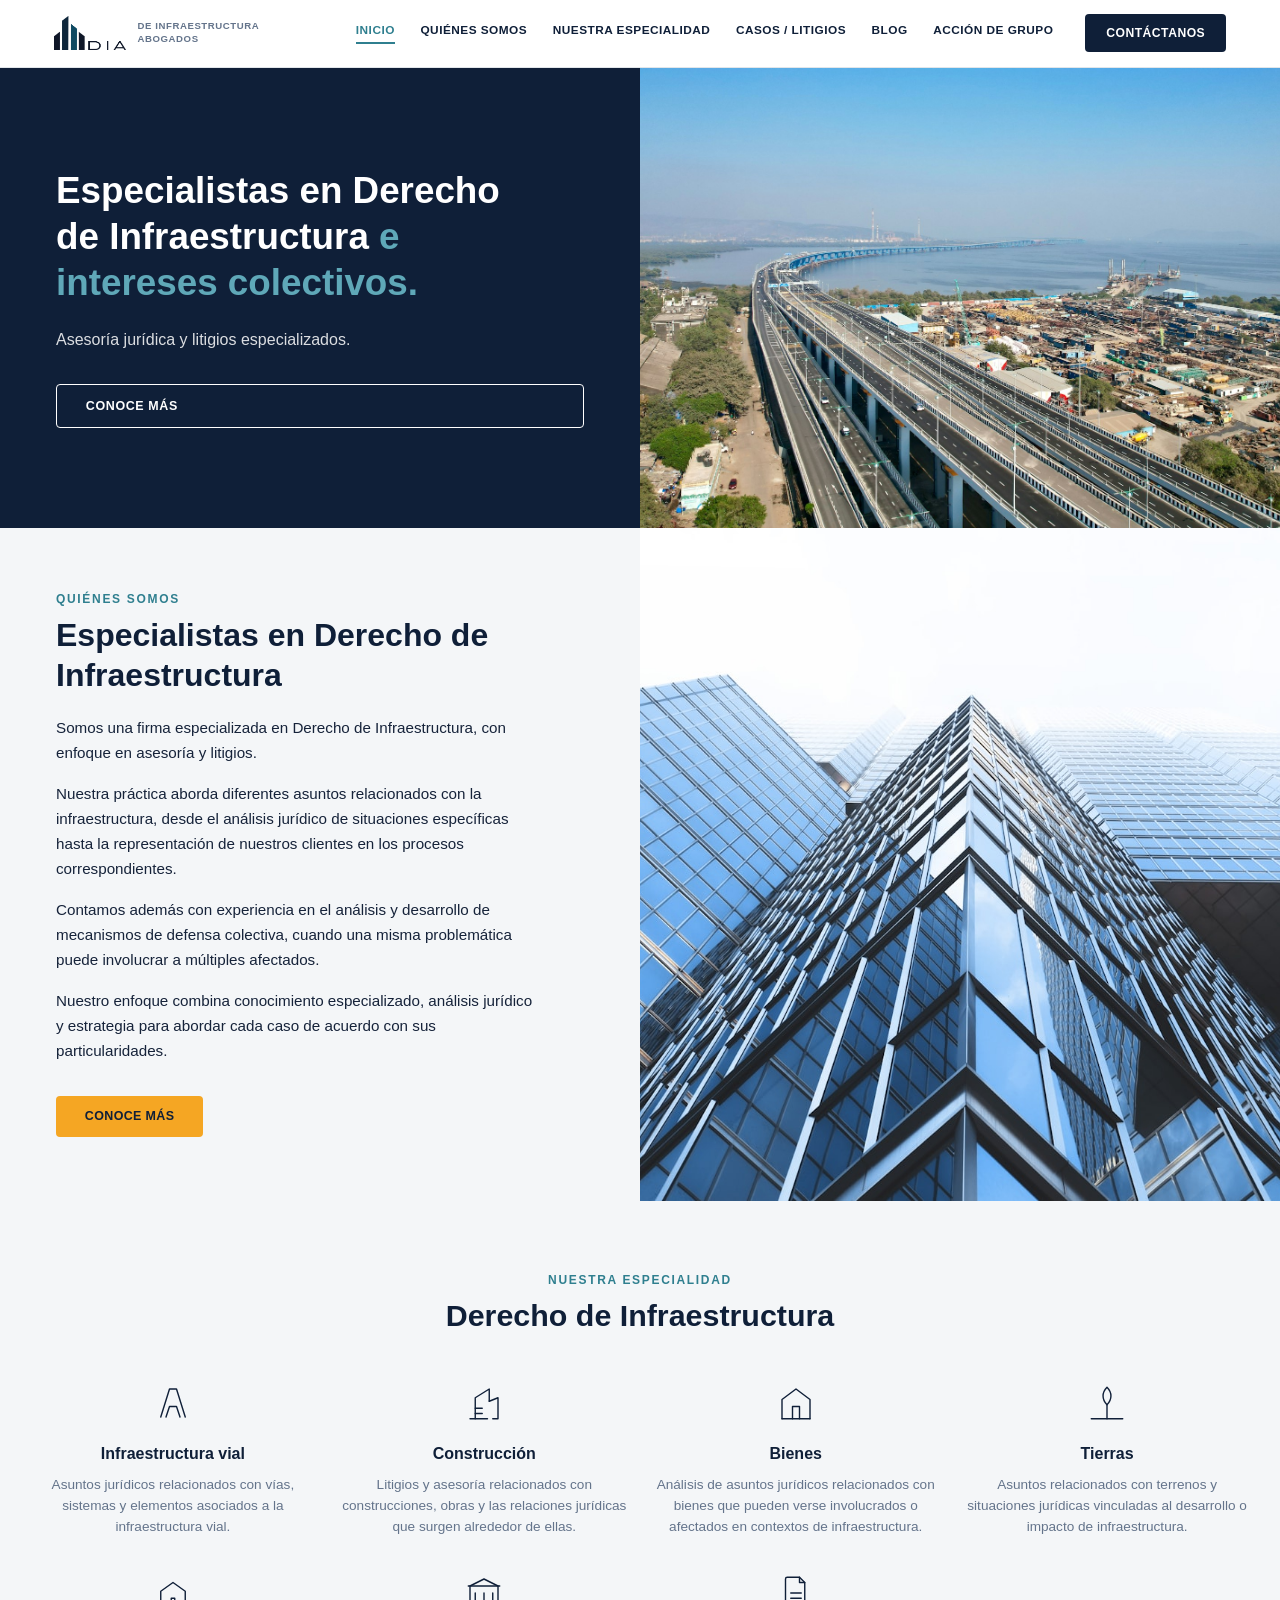
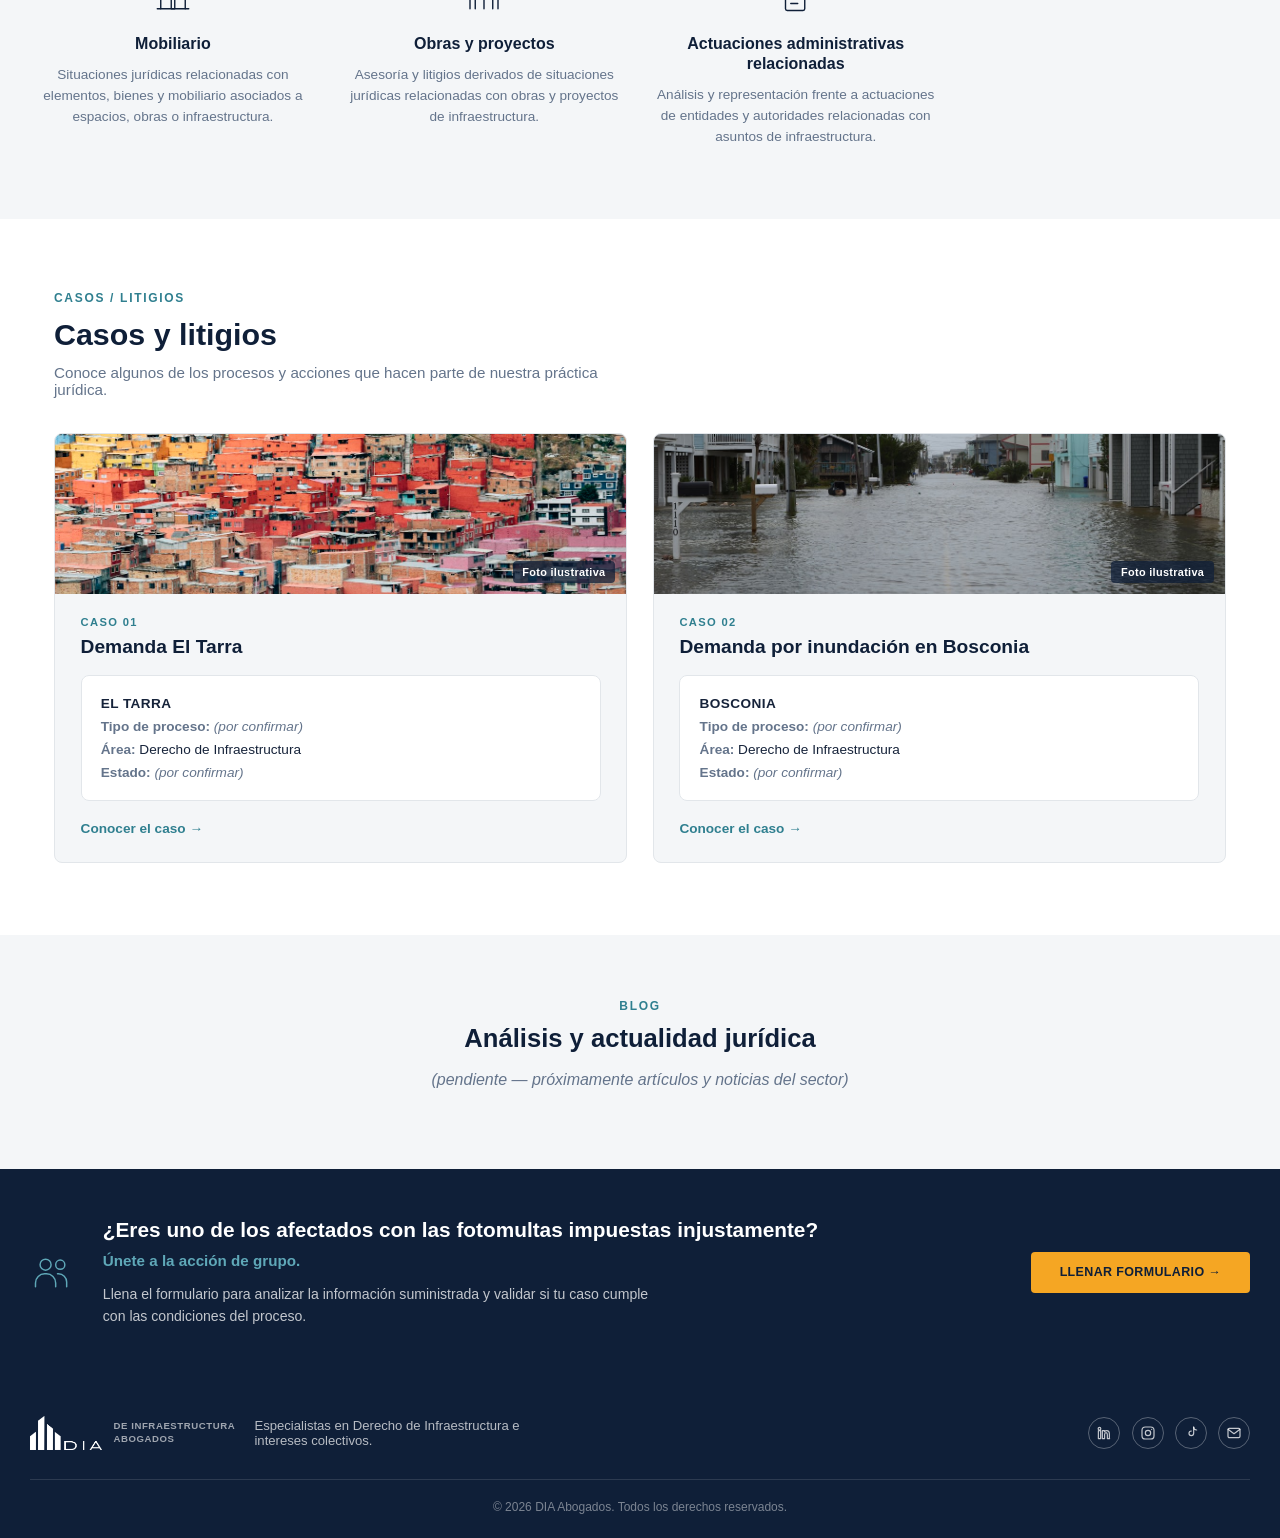
<file: frontend/index.html>
<!doctype html>
<html lang="es">
<head>
  <meta charset="utf-8" />
  <meta name="viewport" content="width=device-width, initial-scale=1" />
  <!-- Sitio en construcción: no indexar todavía. Quitar esta línea (y
       frontend/robots.txt) cuando la página esté lista para lanzarse. -->
  <meta name="robots" content="noindex, nofollow" />
  <title>DIA de Infraestructura Abogados — Derecho de Infraestructura e intereses colectivos</title>
  <link rel="stylesheet" href="home.css" />
</head>
<body>
  <header class="dia-nav">
    <div class="dia-nav-inner">
      <a href="index.html" class="dia-logo">
        <img src="assets/imagenes/DIA-8.png" alt="DIA" class="dia-logo-img" />
        <span class="dia-logo-sub">DE INFRAESTRUCTURA<br />ABOGADOS</span>
      </a>
      <nav class="dia-nav-links" id="dia-nav-links">
        <a href="#inicio">INICIO</a>
        <a href="#quienes-somos">QUIÉNES SOMOS</a>
        <a href="#especialidad">NUESTRA ESPECIALIDAD</a>
        <a href="#casos">CASOS / LITIGIOS</a>
        <a href="#blog">BLOG</a>
        <a href="#accion-grupo">ACCIÓN DE GRUPO</a>
      </nav>
      <!-- Abre el panel de contacto por temas (ver #panel-hablemos más abajo)
           en vez de navegar a otra página. -->
      <button type="button" id="btn-hablemos" class="btn-hablemos">CONTÁCTANOS</button>
      <button type="button" class="dia-nav-toggle" id="dia-nav-toggle" aria-label="Abrir menú">☰</button>
    </div>
  </header>

  <section class="dia-hero" id="inicio">
    <div class="dia-hero-texto-col">
      <h1>Especialistas en Derecho de Infraestructura <span class="dia-acento-texto">e intereses colectivos.</span></h1>
      <p class="dia-hero-texto">
        Asesoría jurídica y litigios especializados.
      </p>
      <a href="#quienes-somos" class="btn-outline-acento">CONOCE MÁS</a>
    </div>
    <div class="dia-hero-img-col">
      <img src="assets/imagenes/hero-infraestructura-vial.jpg" alt="Autopista elevada, infraestructura vial" />
    </div>
  </section>

  <section class="dia-quienes-somos" id="quienes-somos">
    <div class="dia-quienes-somos-texto">
      <p class="dia-eyebrow">QUIÉNES SOMOS</p>
      <h2>Especialistas en Derecho de Infraestructura</h2>
      <p>Somos una firma especializada en Derecho de Infraestructura, con enfoque en asesoría y litigios.</p>
      <p>Nuestra práctica aborda diferentes asuntos relacionados con la infraestructura, desde el análisis jurídico de situaciones específicas hasta la representación de nuestros clientes en los procesos correspondientes.</p>
      <p>Contamos además con experiencia en el análisis y desarrollo de mecanismos de defensa colectiva, cuando una misma problemática puede involucrar a múltiples afectados.</p>
      <p>Nuestro enfoque combina conocimiento especializado, análisis jurídico y estrategia para abordar cada caso de acuerdo con sus particularidades.</p>
      <a href="#especialidad" class="btn-relleno-acento">CONOCE MÁS</a>
    </div>
    <div class="dia-quienes-somos-img">
      <img src="assets/imagenes/edificios-vidrio.jpg" alt="Edificios de vidrio modernos" />
    </div>
  </section>

  <section class="dia-especialidad" id="especialidad">
    <p class="dia-eyebrow dia-centrado">NUESTRA ESPECIALIDAD</p>
    <h2 class="dia-centrado">Derecho de Infraestructura</h2>

    <div class="dia-especialidad-grid">
      <div class="dia-especialidad-item">
        <svg viewBox="0 0 48 48" class="dia-icono-acento"><path d="M10 40L20 8h8l10 32" /><path d="M16 40l4-12h8l4 12" /></svg>
        <h3>Infraestructura vial</h3>
        <p>Asuntos jurídicos relacionados con vías, sistemas y elementos asociados a la infraestructura vial.</p>
      </div>
      <div class="dia-especialidad-item">
        <svg viewBox="0 0 48 48" class="dia-icono-acento"><path d="M8 42h20" /><path d="M14 42V18l16-10v14" /><path d="M30 22l10-4v24h-6" /><path d="M14 30h8M14 36h8" /></svg>
        <h3>Construcción</h3>
        <p>Litigios y asesoría relacionados con construcciones, obras y las relaciones jurídicas que surgen alrededor de ellas.</p>
      </div>
      <div class="dia-especialidad-item">
        <svg viewBox="0 0 48 48" class="dia-icono-acento"><path d="M8 42V20l16-12 16 12v22" /><path d="M8 42h32" /><path d="M20 42V28h8v14" /></svg>
        <h3>Bienes</h3>
        <p>Análisis de asuntos jurídicos relacionados con bienes que pueden verse involucrados o afectados en contextos de infraestructura.</p>
      </div>
      <div class="dia-especialidad-item">
        <svg viewBox="0 0 48 48" class="dia-icono-acento"><path d="M24 6c-6 6-6 14 0 20 6-6 6-14 0-20z" /><path d="M24 26v16" /><path d="M6 42h36" /></svg>
        <h3>Tierras</h3>
        <p>Asuntos relacionados con terrenos y situaciones jurídicas vinculadas al desarrollo o impacto de infraestructura.</p>
      </div>
      <div class="dia-especialidad-item">
        <svg viewBox="0 0 48 48" class="dia-icono-acento"><path d="M10 42V22l14-10 14 10v20" /><path d="M22 30h4v12h-4z" /><path d="M6 42h36" /></svg>
        <h3>Mobiliario</h3>
        <p>Situaciones jurídicas relacionadas con elementos, bienes y mobiliario asociados a espacios, obras o infraestructura.</p>
      </div>
      <div class="dia-especialidad-item">
        <svg viewBox="0 0 48 48" class="dia-icono-acento"><path d="M8 42V16l16-8 16 8v26" /><path d="M14 42V24M24 42V24M34 42V24" /><path d="M6 16h36" /></svg>
        <h3>Obras y proyectos</h3>
        <p>Asesoría y litigios derivados de situaciones jurídicas relacionadas con obras y proyectos de infraestructura.</p>
      </div>
      <div class="dia-especialidad-item">
        <svg viewBox="0 0 48 48" class="dia-icono-acento"><path d="M14 6h14l6 6v30a2 2 0 01-2 2H14a2 2 0 01-2-2V8a2 2 0 012-2z" /><path d="M28 6v6h6" /><path d="M18 24h12M18 30h12M18 36h8" /></svg>
        <h3>Actuaciones administrativas relacionadas</h3>
        <p>Análisis y representación frente a actuaciones de entidades y autoridades relacionadas con asuntos de infraestructura.</p>
      </div>
    </div>
  </section>

  <section class="dia-casos" id="casos">
    <p class="dia-eyebrow">CASOS / LITIGIOS</p>
    <h2>Casos y litigios</h2>
    <p class="dia-casos-intro">Conoce algunos de los procesos y acciones que hacen parte de nuestra práctica jurídica.</p>
    <div class="dia-casos-grid">
      <article class="dia-caso-card">
        <div class="dia-caso-img" style="background-image: url('assets/imagenes/caso-pueblo-colombia.jpg')" role="img" aria-label="Pueblo colombiano en ladera (foto ilustrativa)">
          <span class="dia-caso-img-nota">Foto ilustrativa</span>
        </div>
        <div class="dia-caso-texto">
          <p class="dia-caso-numero">CASO 01</p>
          <h3>Demanda El Tarra</h3>
          <div class="dia-caso-ficha">
            <p class="dia-caso-lugar">EL TARRA</p>
            <p><strong>Tipo de proceso:</strong> <span class="pendiente">(por confirmar)</span></p>
            <p><strong>Área:</strong> Derecho de Infraestructura</p>
            <p><strong>Estado:</strong> <span class="pendiente">(por confirmar)</span></p>
          </div>
          <a href="#" class="dia-caso-link">Conocer el caso →</a>
        </div>
      </article>
      <article class="dia-caso-card">
        <div class="dia-caso-img" style="background-image: url('assets/imagenes/caso-inundacion-clara.jpg')" role="img" aria-label="Calle completamente inundada (foto ilustrativa)">
          <span class="dia-caso-img-nota">Foto ilustrativa</span>
        </div>
        <div class="dia-caso-texto">
          <p class="dia-caso-numero">CASO 02</p>
          <h3>Demanda por inundación en Bosconia</h3>
          <div class="dia-caso-ficha">
            <p class="dia-caso-lugar">BOSCONIA</p>
            <p><strong>Tipo de proceso:</strong> <span class="pendiente">(por confirmar)</span></p>
            <p><strong>Área:</strong> Derecho de Infraestructura</p>
            <p><strong>Estado:</strong> <span class="pendiente">(por confirmar)</span></p>
          </div>
          <a href="#" class="dia-caso-link">Conocer el caso →</a>
        </div>
      </article>
    </div>
  </section>

  <section class="dia-blog" id="blog">
    <p class="dia-eyebrow dia-centrado">BLOG</p>
    <h2 class="dia-centrado">Análisis y actualidad jurídica</h2>
    <p class="dia-centrado pendiente">(pendiente — próximamente artículos y noticias del sector)</p>
  </section>

  <section class="dia-cta-grupo" id="accion-grupo">
    <div class="dia-cta-grupo-inner">
      <svg viewBox="0 0 48 48" class="dia-icono-cta"><circle cx="17" cy="16" r="6" /><circle cx="33" cy="16" r="5" /><path d="M6 40v-4a10 10 0 0110-10h2a10 10 0 0110 10v4" /><path d="M30 26h1a9 9 0 019 9v5" /></svg>
      <div class="dia-cta-grupo-texto">
        <h3>¿Eres uno de los afectados con las fotomultas impuestas injustamente?</h3>
        <p class="dia-cta-grupo-subtitulo">Únete a la acción de grupo.</p>
        <p>Llena el formulario para analizar la información suministrada y validar si tu caso cumple con las condiciones del proceso.</p>
      </div>
      <a href="firma.html" class="btn-relleno-acento dia-cta-grupo-btn">LLENAR FORMULARIO →</a>
    </div>
  </section>

  <footer class="dia-footer" id="contacto">
    <div class="dia-footer-inner">
      <div class="dia-footer-brand">
        <a href="index.html" class="dia-logo dia-logo-footer">
          <img src="assets/imagenes/DIA-7.png" alt="DIA" class="dia-logo-img" />
          <span class="dia-logo-sub">DE INFRAESTRUCTURA<br />ABOGADOS</span>
        </a>
        <p>Especialistas en Derecho de Infraestructura e intereses colectivos.</p>
      </div>
      <div class="dia-footer-social">
        <a href="#" class="pendiente" title="LinkedIn (pendiente)" aria-label="LinkedIn">
          <svg viewBox="0 0 24 24" class="dia-icono-social"><path d="M6.94 8.5H3.56V20.4h3.38V8.5zM5.25 3.6a1.96 1.96 0 100 3.92 1.96 1.96 0 000-3.92zM20.4 20.4h-3.37v-5.77c0-1.38-.03-3.15-1.92-3.15-1.92 0-2.22 1.5-2.22 3.05v5.87H9.53V8.5h3.24v1.63h.05c.45-.86 1.56-1.76 3.2-1.76 3.42 0 4.05 2.25 4.05 5.18v6.85z" /></svg>
        </a>
        <a href="https://www.instagram.com/deinfraestructura_abogados" target="_blank" rel="noopener" title="Instagram" aria-label="Instagram">
          <svg viewBox="0 0 24 24" class="dia-icono-social"><rect x="3" y="3" width="18" height="18" rx="5" /><circle cx="12" cy="12" r="4" /><circle cx="17.5" cy="6.5" r="1" fill="currentColor" stroke="none" /></svg>
        </a>
        <a href="#" class="pendiente" title="TikTok (pendiente)" aria-label="TikTok">
          <svg viewBox="0 0 24 24" class="dia-icono-social"><path d="M16 3v9.5a3.5 3.5 0 11-3.5-3.5" /><path d="M16 3c0 2.5 2 4.5 4.5 4.5" /></svg>
        </a>
        <a href="#" class="pendiente" title="Correo (pendiente)" aria-label="Correo">
          <svg viewBox="0 0 24 24" class="dia-icono-social"><rect x="3" y="5" width="18" height="14" rx="2" /><path d="M3 6.5l9 6.5 9-6.5" /></svg>
        </a>
      </div>
    </div>
    <p class="dia-copyright">© 2026 DIA Abogados. Todos los derechos reservados.</p>
  </footer>

  <!-- Panel "HABLEMOS": notificación tipo chat con un menú de temas. Según
       lo que la persona necesite, muestra el contacto que le puede
       ayudar. Los contactos por tema están (pendiente) hasta que se
       definan los reales — ver CONTACTOS_POR_TEMA en home.js. -->
  <div id="panel-hablemos" class="panel-hablemos" role="dialog" aria-label="Contacto">
    <div class="panel-hablemos-header">
      <span>💬 ¿En qué te podemos ayudar?</span>
      <button type="button" id="cerrar-hablemos" aria-label="Cerrar">✕</button>
    </div>
    <div class="panel-hablemos-body" id="panel-hablemos-body"></div>
  </div>

  <script src="home.js"></script>
</body>
</html>
</file>
<file: frontend/home.css>
:root {
  --dia-navy: #0f1f38;
  --dia-navy-2: #16294a;
  --dia-teal: #2f7f8f;
  --dia-teal-light: #5fa8b8;
  --dia-texto: #16233a;
  --dia-gris: #64748b;
  --dia-bg-claro: #f4f6f8;
  --dia-borde: #e2e6ea;
  --dia-acento: #f5a623;
  --dia-fuente-texto: -apple-system, BlinkMacSystemFont, "Segoe UI", Roboto, Arial, sans-serif;
}

* { box-sizing: border-box; }

body {
  margin: 0;
  font-family: var(--dia-fuente-texto);
  color: var(--dia-texto);
  background: white;
}

h1, h2, h3 { font-weight: 600; line-height: 1.25; margin: 0; }

.dia-centrado { text-align: center; }
.pendiente { color: var(--dia-gris); font-style: italic; }

.dia-eyebrow {
  font-size: 0.75rem;
  font-weight: 700;
  letter-spacing: 0.14em;
  color: var(--dia-teal);
  margin: 0 0 0.6rem;
}

/* --- Logo (marca tipográfica: "DIA" + subtítulo apilado) --- */
.dia-logo { display: flex; align-items: center; gap: 0.7rem; text-decoration: none; color: var(--dia-navy); }
.dia-logo-img { height: 34px; width: auto; display: block; }
.dia-logo-sub { font-size: 0.6rem; font-weight: 600; letter-spacing: 0.06em; line-height: 1.35; color: var(--dia-gris); }

/* --- Navegación --- */
.dia-nav { background: white; border-bottom: 1px solid var(--dia-borde); position: sticky; top: 0; z-index: 10; }
.dia-nav-inner {
  max-width: 1220px;
  margin: 0 auto;
  padding: 0.9rem 1.5rem;
  display: flex;
  align-items: center;
  gap: 2rem;
}
.dia-nav-links { display: flex; gap: 1.6rem; margin-left: auto; }
.dia-nav-links a {
  color: var(--dia-navy);
  text-decoration: none;
  font-size: 0.74rem;
  font-weight: 600;
  letter-spacing: 0.04em;
  padding-bottom: 0.3rem;
  border-bottom: 2px solid transparent;
  white-space: nowrap;
}
.dia-nav-links a:hover, .dia-nav-links a.activo { border-color: var(--dia-teal); color: var(--dia-teal); }
.btn-hablemos {
  background: var(--dia-navy);
  color: white;
  text-decoration: none;
  font-family: inherit;
  font-size: 0.76rem;
  font-weight: 700;
  letter-spacing: 0.04em;
  padding: 0.75rem 1.3rem;
  border: none;
  border-radius: 4px;
  cursor: pointer;
  white-space: nowrap;
}
.btn-hablemos:hover { background: var(--dia-navy-2); }
.dia-nav-toggle { display: none; background: none; border: none; font-size: 1.4rem; cursor: pointer; color: var(--dia-navy); }

/* --- Botones reutilizables --- */
.btn-outline-acento {
  display: inline-block;
  border: 1px solid white;
  color: white;
  text-decoration: none;
  font-size: 0.78rem;
  font-weight: 700;
  letter-spacing: 0.05em;
  padding: 0.85rem 1.8rem;
  border-radius: 4px;
}
.btn-outline-acento:hover { background: rgba(255,255,255,0.12); }

.btn-relleno-acento {
  display: inline-block;
  background: var(--dia-acento);
  color: var(--dia-navy);
  text-decoration: none;
  font-size: 0.78rem;
  font-weight: 800;
  letter-spacing: 0.03em;
  padding: 0.85rem 1.8rem;
  border-radius: 4px;
  border: none;
  cursor: pointer;
}
.btn-relleno-acento:hover { filter: brightness(1.05); }

/* --- Hero --- */
.dia-hero {
  display: flex;
  min-height: 460px;
  background: var(--dia-navy);
  color: white;
}
.dia-hero-texto-col {
  flex: 1 1 50%;
  display: flex;
  flex-direction: column;
  justify-content: center;
  padding: 4rem 3.5rem;
}
.dia-hero-texto-col h1 {
  font-size: 2.3rem;
  color: white;
  margin-bottom: 1.3rem;
  max-width: 480px;
}
.dia-acento-texto { color: var(--dia-teal-light); }
.dia-hero-texto { font-size: 1rem; line-height: 1.6; opacity: 0.85; margin: 0 0 2rem; max-width: 420px; }
.dia-hero-img-col { flex: 1 1 50%; overflow: hidden; }
.dia-hero-img-col img { width: 100%; height: 100%; object-fit: cover; display: block; min-height: 460px; }

/* --- ¿Quiénes somos? --- */
.dia-quienes-somos {
  display: flex;
  background: var(--dia-bg-claro);
}
.dia-quienes-somos-texto {
  flex: 1 1 50%;
  padding: 4rem 3.5rem;
}
.dia-quienes-somos-texto h2 { font-size: 2rem; color: var(--dia-navy); margin-bottom: 1.2rem; }
.dia-quienes-somos-texto p:not(.dia-eyebrow) { font-size: 0.95rem; line-height: 1.65; color: var(--dia-texto); max-width: 480px; margin: 0 0 1rem; }
.dia-quienes-somos-texto .btn-relleno-acento { margin-top: 1rem; }
.dia-quienes-somos-img { flex: 1 1 50%; min-height: 420px; overflow: hidden; }
.dia-quienes-somos-img img { width: 100%; height: 100%; object-fit: cover; display: block; }

/* --- Nuestra Especialidad --- */
.dia-especialidad { background: var(--dia-bg-claro); padding: 4.5rem 1.5rem; }
.dia-especialidad h2 { font-size: 1.9rem; color: var(--dia-navy); margin-bottom: 3rem; }
.dia-especialidad-grid {
  max-width: 1220px;
  margin: 0 auto;
  display: grid;
  grid-template-columns: repeat(4, 1fr);
  gap: 2.2rem 1.6rem;
}
.dia-especialidad-item { text-align: center; }
.dia-icono-acento { width: 42px; height: 42px; stroke: var(--dia-navy); stroke-width: 1.6; fill: none; stroke-linecap: round; stroke-linejoin: round; margin-bottom: 1rem; }
.dia-especialidad-item h3 { font-size: 1rem; margin-bottom: 0.6rem; color: var(--dia-navy); }
.dia-especialidad-item p { font-size: 0.85rem; color: var(--dia-gris); line-height: 1.55; margin: 0; }

/* --- Casos / Litigios --- */
.dia-casos { background: white; padding: 4.5rem 1.5rem; max-width: 1220px; margin: 0 auto; }
.dia-casos h2 { font-size: 1.9rem; color: var(--dia-navy); margin-bottom: 0.7rem; }
.dia-casos-intro { font-size: 0.95rem; color: var(--dia-gris); margin: 0 0 2.2rem; max-width: 560px; }
.dia-casos-grid {
  display: grid;
  grid-template-columns: repeat(2, 1fr);
  gap: 1.6rem;
}
.dia-caso-card {
  display: flex;
  flex-direction: column;
  border: 1px solid var(--dia-borde);
  border-radius: 8px;
  overflow: hidden;
  background: var(--dia-bg-claro);
}
.dia-caso-img { position: relative; min-height: 160px; background-size: cover; background-position: center; }
.dia-caso-img-nota {
  position: absolute;
  right: 0.7rem;
  bottom: 0.7rem;
  background: rgba(15, 31, 56, 0.75);
  color: white;
  font-size: 0.68rem;
  font-weight: 600;
  letter-spacing: 0.03em;
  padding: 0.3rem 0.6rem;
  border-radius: 4px;
}
.dia-caso-texto { padding: 1.4rem 1.6rem 1.6rem; }
.dia-caso-numero { font-size: 0.7rem; font-weight: 700; letter-spacing: 0.12em; color: var(--dia-teal); margin: 0 0 0.4rem; }
.dia-caso-texto h3 { font-size: 1.2rem; color: var(--dia-navy); margin-bottom: 1rem; }
.dia-caso-ficha {
  background: white;
  border: 1px solid var(--dia-borde);
  border-radius: 8px;
  padding: 1rem 1.2rem;
  margin-bottom: 1.1rem;
}
.dia-caso-lugar { font-size: 1.1rem; font-weight: 700; color: var(--dia-navy); margin: 0 0 0.7rem; letter-spacing: 0.03em; }
.dia-caso-ficha p { font-size: 0.85rem; color: var(--dia-texto); line-height: 1.7; margin: 0; }
.dia-caso-ficha strong { color: var(--dia-gris); font-weight: 600; }
.dia-caso-link { color: var(--dia-teal); text-decoration: none; font-size: 0.85rem; font-weight: 700; }
.dia-caso-link:hover { text-decoration: underline; }

/* --- Blog (espacio reservado hasta que haya artículos) --- */
.dia-blog { background: var(--dia-bg-claro); padding: 4rem 1.5rem; }
.dia-blog h2 { font-size: 1.6rem; color: var(--dia-navy); margin-bottom: 0.8rem; }

/* --- CTA acción de grupo --- */
.dia-cta-grupo { background: var(--dia-navy); padding: 3rem 1.5rem; }
.dia-cta-grupo-inner {
  max-width: 1220px;
  margin: 0 auto;
  display: flex;
  align-items: center;
  gap: 1.8rem;
}
.dia-icono-cta { flex: 0 0 auto; width: 44px; height: 44px; stroke: var(--dia-teal-light); stroke-width: 1.6; fill: none; stroke-linecap: round; stroke-linejoin: round; }
.dia-cta-grupo-texto { flex: 1 1 auto; }
.dia-cta-grupo-texto h3 { font-size: 1.3rem; color: white; margin-bottom: 0.4rem; }
.dia-cta-grupo-texto p.dia-cta-grupo-subtitulo { font-size: 0.95rem; font-weight: 600; color: var(--dia-teal-light); margin: 0 0 0.7rem; }
.dia-cta-grupo-texto p { font-size: 0.88rem; color: rgba(255,255,255,0.75); line-height: 1.55; margin: 0 0 0.5rem; max-width: 560px; }
.dia-cta-grupo-texto p:last-child { margin-bottom: 0; }
.dia-cta-grupo-btn { flex: 0 0 auto; white-space: nowrap; }

/* --- Footer --- */
.dia-footer { background: var(--dia-navy); color: rgba(255,255,255,0.75); padding: 2.5rem 1.5rem 1.5rem; }
.dia-footer-inner {
  max-width: 1220px;
  margin: 0 auto 1.8rem;
  display: flex;
  align-items: center;
  justify-content: space-between;
  gap: 1.5rem;
  flex-wrap: wrap;
}
.dia-footer-brand { display: flex; align-items: center; gap: 1.2rem; flex-wrap: wrap; }
.dia-logo-footer .dia-logo-sub { color: rgba(255,255,255,0.6); }
.dia-footer-brand p { font-size: 0.82rem; margin: 0; max-width: 320px; color: rgba(255,255,255,0.7); }
.dia-footer-social { display: flex; gap: 0.7rem; }
.dia-footer-social a {
  width: 32px; height: 32px;
  border: 1px solid rgba(255,255,255,0.3);
  border-radius: 50%;
  display: flex; align-items: center; justify-content: center;
  font-size: 0.78rem; font-weight: 700;
  color: rgba(255,255,255,0.75);
  text-decoration: none;
}
.dia-footer-social a:hover { border-color: var(--dia-teal-light); color: var(--dia-teal-light); }
.dia-icono-social { width: 16px; height: 16px; stroke: currentColor; stroke-width: 1.8; fill: none; stroke-linecap: round; stroke-linejoin: round; }
.dia-copyright {
  text-align: center;
  font-size: 0.75rem;
  color: rgba(255,255,255,0.45);
  border-top: 1px solid rgba(255,255,255,0.12);
  padding-top: 1.3rem;
  margin: 0;
  max-width: 1220px;
  margin-left: auto;
  margin-right: auto;
}

/* --- Responsive --- */
@media (max-width: 980px) {
  .dia-especialidad-grid { grid-template-columns: repeat(2, 1fr); }
  .dia-cta-grupo-inner { flex-wrap: wrap; }
  .dia-cta-grupo-btn { width: 100%; text-align: center; }
}

@media (max-width: 860px) {
  .dia-hero { flex-direction: column; }
  .dia-hero-texto-col { padding: 3rem 1.5rem; }
  .dia-hero-img-col img { min-height: 220px; }
  .dia-quienes-somos { flex-direction: column-reverse; }
  .dia-quienes-somos-texto { padding: 3rem 1.5rem; }
  .dia-quienes-somos-img { min-height: 220px; }
  .dia-casos-grid { grid-template-columns: 1fr; }
  .dia-caso-card { flex-direction: column; }
  .dia-caso-img { min-height: 160px; }
}

@media (max-width: 640px) {
  .dia-nav-links { display: none; }
  .dia-nav-toggle { display: block; margin-left: auto; }
  .dia-nav-links.abierto {
    display: flex;
    flex-direction: column;
    position: absolute;
    top: 100%; left: 0; right: 0;
    background: white;
    padding: 1rem 1.5rem;
    border-bottom: 1px solid var(--dia-borde);
    gap: 0.9rem;
    margin-left: 0;
  }
  .dia-hero-texto-col h1 { font-size: 1.7rem; }
  .dia-especialidad-grid { grid-template-columns: 1fr 1fr; }
  .dia-footer-inner { flex-direction: column; align-items: flex-start; }
}

/* --- Panel "HABLEMOS": notificación tipo chat, abajo a la derecha --- */
.panel-hablemos {
  position: fixed;
  right: 1.2rem;
  bottom: 1.2rem;
  width: min(320px, calc(100vw - 2.4rem));
  background: white;
  border-radius: 12px;
  box-shadow: 0 12px 32px rgba(15, 31, 56, 0.25);
  overflow: hidden;
  z-index: 100;
  transform: translateY(16px) scale(0.97);
  opacity: 0;
  pointer-events: none;
  transition: transform 0.18s ease, opacity 0.18s ease;
}
.panel-hablemos.abierto {
  transform: translateY(0) scale(1);
  opacity: 1;
  pointer-events: auto;
}
.panel-hablemos-header {
  background: var(--dia-navy);
  color: white;
  padding: 0.9rem 1rem;
  display: flex;
  align-items: center;
  justify-content: space-between;
  font-weight: 700;
  font-size: 0.9rem;
}
.panel-hablemos-header button {
  background: none;
  border: none;
  color: white;
  font-size: 1rem;
  cursor: pointer;
  line-height: 1;
  padding: 0.2rem;
}
.panel-hablemos-body { padding: 1rem; max-height: 60vh; overflow-y: auto; }
.panel-hablemos-intro { font-size: 0.85rem; color: var(--dia-gris); margin: 0 0 0.8rem; }
.panel-hablemos-opcion {
  display: block;
  width: 100%;
  text-align: left;
  background: var(--dia-bg-claro);
  border: 1px solid var(--dia-borde);
  border-radius: 8px;
  padding: 0.7rem 0.9rem;
  margin-bottom: 0.5rem;
  font: inherit;
  font-size: 0.85rem;
  color: var(--dia-texto);
  cursor: pointer;
}
.panel-hablemos-opcion:hover { border-color: var(--dia-teal); }
.panel-hablemos-volver {
  background: none;
  border: none;
  color: var(--dia-teal);
  font-size: 0.8rem;
  font-weight: 700;
  cursor: pointer;
  padding: 0;
  margin-bottom: 0.8rem;
}
.panel-hablemos-contacto p { font-size: 0.85rem; margin: 0.4rem 0; }
.panel-hablemos-contacto strong { color: var(--dia-navy); }

@media (max-width: 420px) {
  .panel-hablemos { right: 0.7rem; bottom: 0.7rem; }
}
</file>
